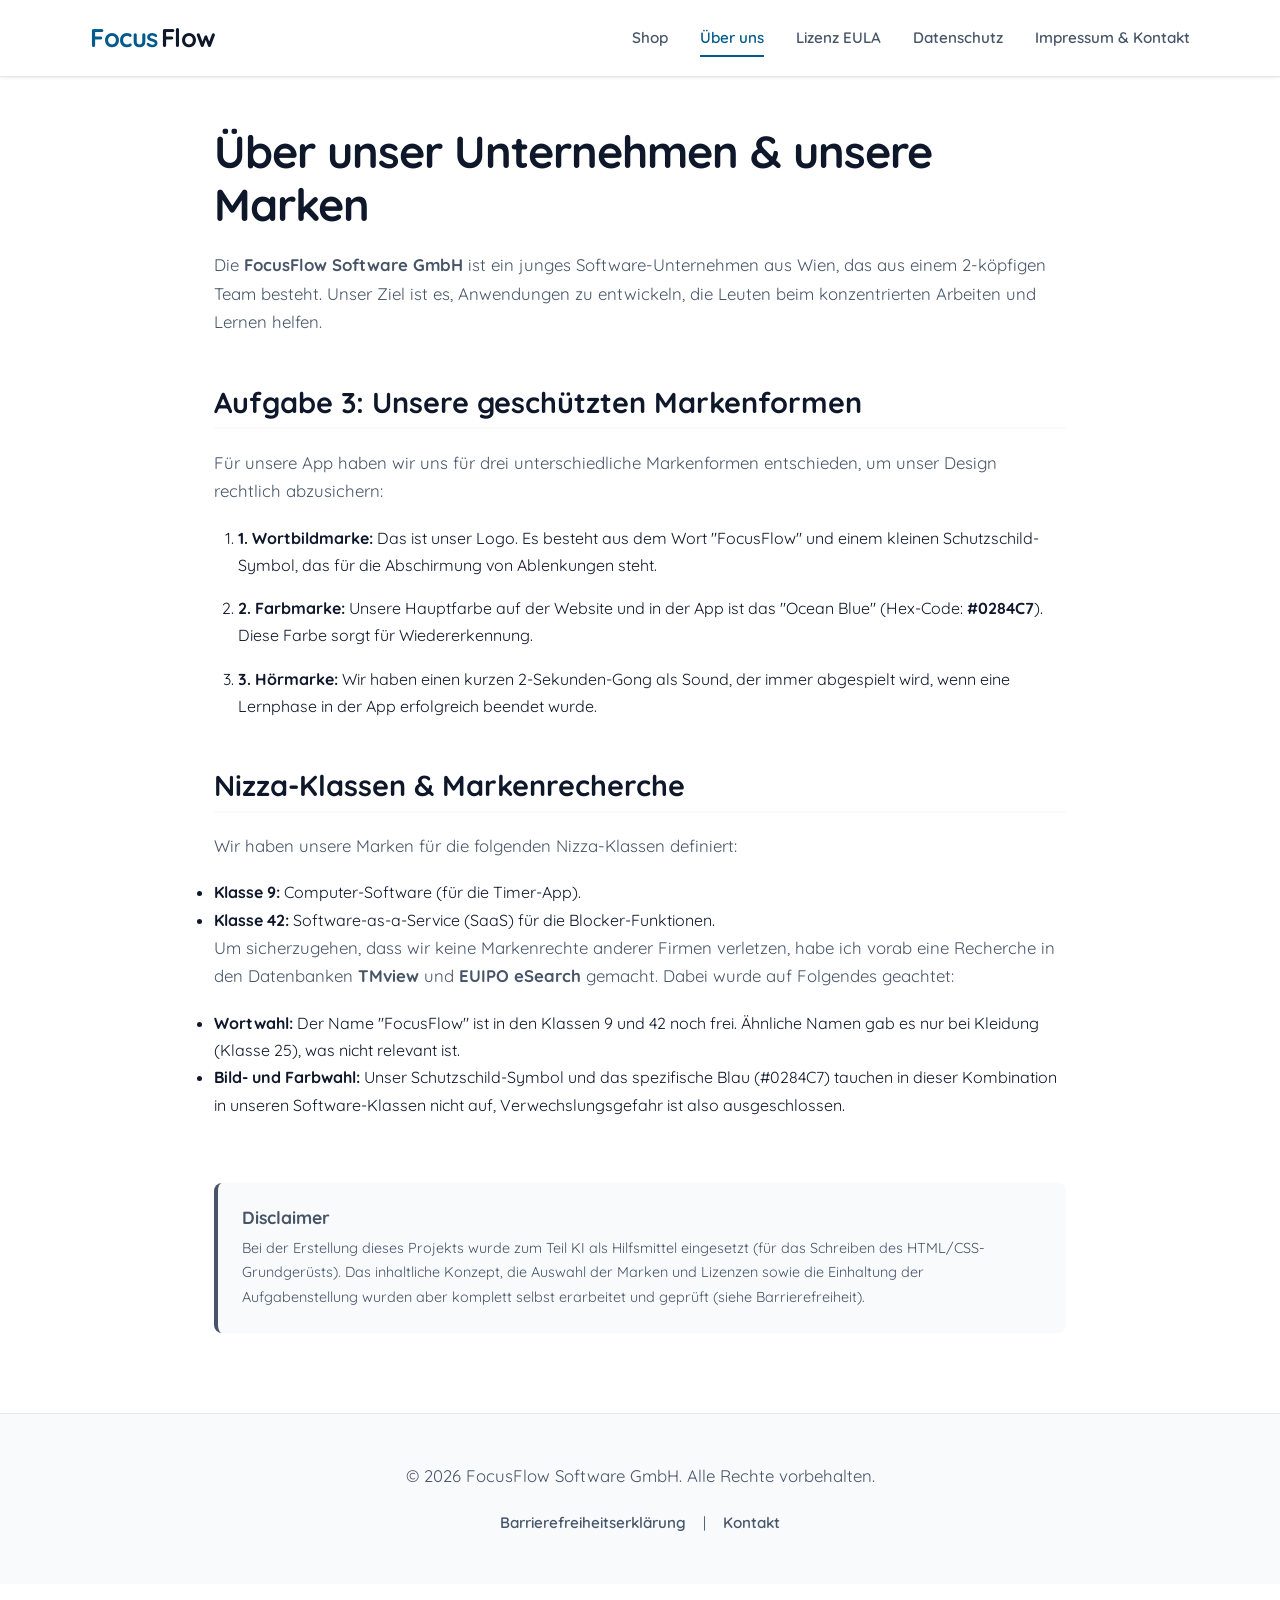
<file: about.html>
<!DOCTYPE html>
<html lang="de">
<head>
    <meta charset="UTF-8">
    <meta name="viewport" content="width=device-width, initial-scale=1.0">
    <title>Über uns & Marken - FocusFlow Webshop</title>
    <link rel="stylesheet" href="style.css">
</head>
<body>
<header role="banner">
    <div class="nav-container">
        <div class="logo">
            <a href="index.html" aria-label="FocusFlow Startseite"><span>Focus</span>Flow</a>
        </div>
        <nav role="navigation" aria-label="Hauptnavigation">
            <ul>
                <li><a href="index.html" >Shop</a></li>
                <li><a href="about.html" class="active">Über uns</a></li>
                <li><a href="lizenz.html" >Lizenz EULA</a></li>
                <li><a href="datenschutz.html" >Datenschutz</a></li>
                <li><a href="impressum.html" >Impressum & Kontakt</a></li>
            </ul>
        </nav>
    </div>
</header>
<main id="main-content" role="main">
    <section>
        <h1>Über unser Unternehmen & unsere Marken</h1>
        <p>Die <strong>FocusFlow Software GmbH</strong> ist ein junges Software-Unternehmen aus Wien, das aus einem 2-köpfigen Team besteht. Unser Ziel ist es, Anwendungen zu entwickeln, die Leuten beim konzentrierten Arbeiten und Lernen helfen.</p>

        <h2>Aufgabe 3: Unsere geschützten Markenformen</h2>
        <p>Für unsere App haben wir uns für drei unterschiedliche Markenformen entschieden, um unser Design rechtlich abzusichern:</p>

        <ol style="margin-left: 1.5rem; margin-bottom: 2rem;">
            <li style="margin-bottom: 1rem;"><strong>1. Wortbildmarke:</strong> Das ist unser Logo. Es besteht aus dem Wort "FocusFlow" und einem kleinen Schutzschild-Symbol, das für die Abschirmung von Ablenkungen steht.</li>
            <li style="margin-bottom: 1rem;"><strong>2. Farbmarke:</strong> Unsere Hauptfarbe auf der Website und in der App ist das "Ocean Blue" (Hex-Code: <strong>#0284C7</strong>). Diese Farbe sorgt für Wiedererkennung.</li>
            <li style="margin-bottom: 1rem;"><strong>3. Hörmarke:</strong> Wir haben einen kurzen 2-Sekunden-Gong als Sound, der immer abgespielt wird, wenn eine Lernphase in der App erfolgreich beendet wurde.</li>
        </ol>

        <h2>Nizza-Klassen & Markenrecherche</h2>
        <p>Wir haben unsere Marken für die folgenden Nizza-Klassen definiert:</p>
        <ul>
            <li><strong>Klasse 9:</strong> Computer-Software (für die Timer-App).</li>
            <li><strong>Klasse 42:</strong> Software-as-a-Service (SaaS) für die Blocker-Funktionen.</li>
        </ul>

        <p>Um sicherzugehen, dass wir keine Markenrechte anderer Firmen verletzen, habe ich vorab eine Recherche in den Datenbanken <strong>TMview</strong> und <strong>EUIPO eSearch</strong> gemacht. Dabei wurde auf Folgendes geachtet:</p>
        <ul>
            <li><strong>Wortwahl:</strong> Der Name "FocusFlow" ist in den Klassen 9 und 42 noch frei. Ähnliche Namen gab es nur bei Kleidung (Klasse 25), was nicht relevant ist.</li>
            <li><strong>Bild- und Farbwahl:</strong> Unser Schutzschild-Symbol und das spezifische Blau (#0284C7) tauchen in dieser Kombination in unseren Software-Klassen nicht auf, Verwechslungsgefahr ist also ausgeschlossen.</li>
        </ul>

        <div style="margin-top: 4rem; padding: 1.5rem; background-color: var(--card-bg); border-left: 4px solid var(--text-muted); border-radius: 8px;">
            <h3 style="font-size: 1.1rem; margin-bottom: 0.5rem; color: var(--text-muted);">Disclaimer</h3>
            <p style="font-size: 0.9rem; color: var(--text-muted); margin-bottom: 0;">
                Bei der Erstellung dieses Projekts wurde zum Teil KI als Hilfsmittel eingesetzt (für das Schreiben des HTML/CSS-Grundgerüsts). Das inhaltliche Konzept, die Auswahl der Marken und Lizenzen sowie die Einhaltung der Aufgabenstellung wurden aber komplett selbst erarbeitet und geprüft (siehe Barrierefreiheit).
            </p>
        </div>
    </section>
</main>
<footer role="contentinfo">
    <p>&copy; 2026 FocusFlow Software GmbH. Alle Rechte vorbehalten.</p>
    <nav aria-label="Fußzeilen-Navigation">
        <a href="barrierefreiheit.html" >Barrierefreiheitserklärung</a> |
        <a href="impressum.html">Kontakt</a>
    </nav>
</footer>
</body>
</html>
</file>
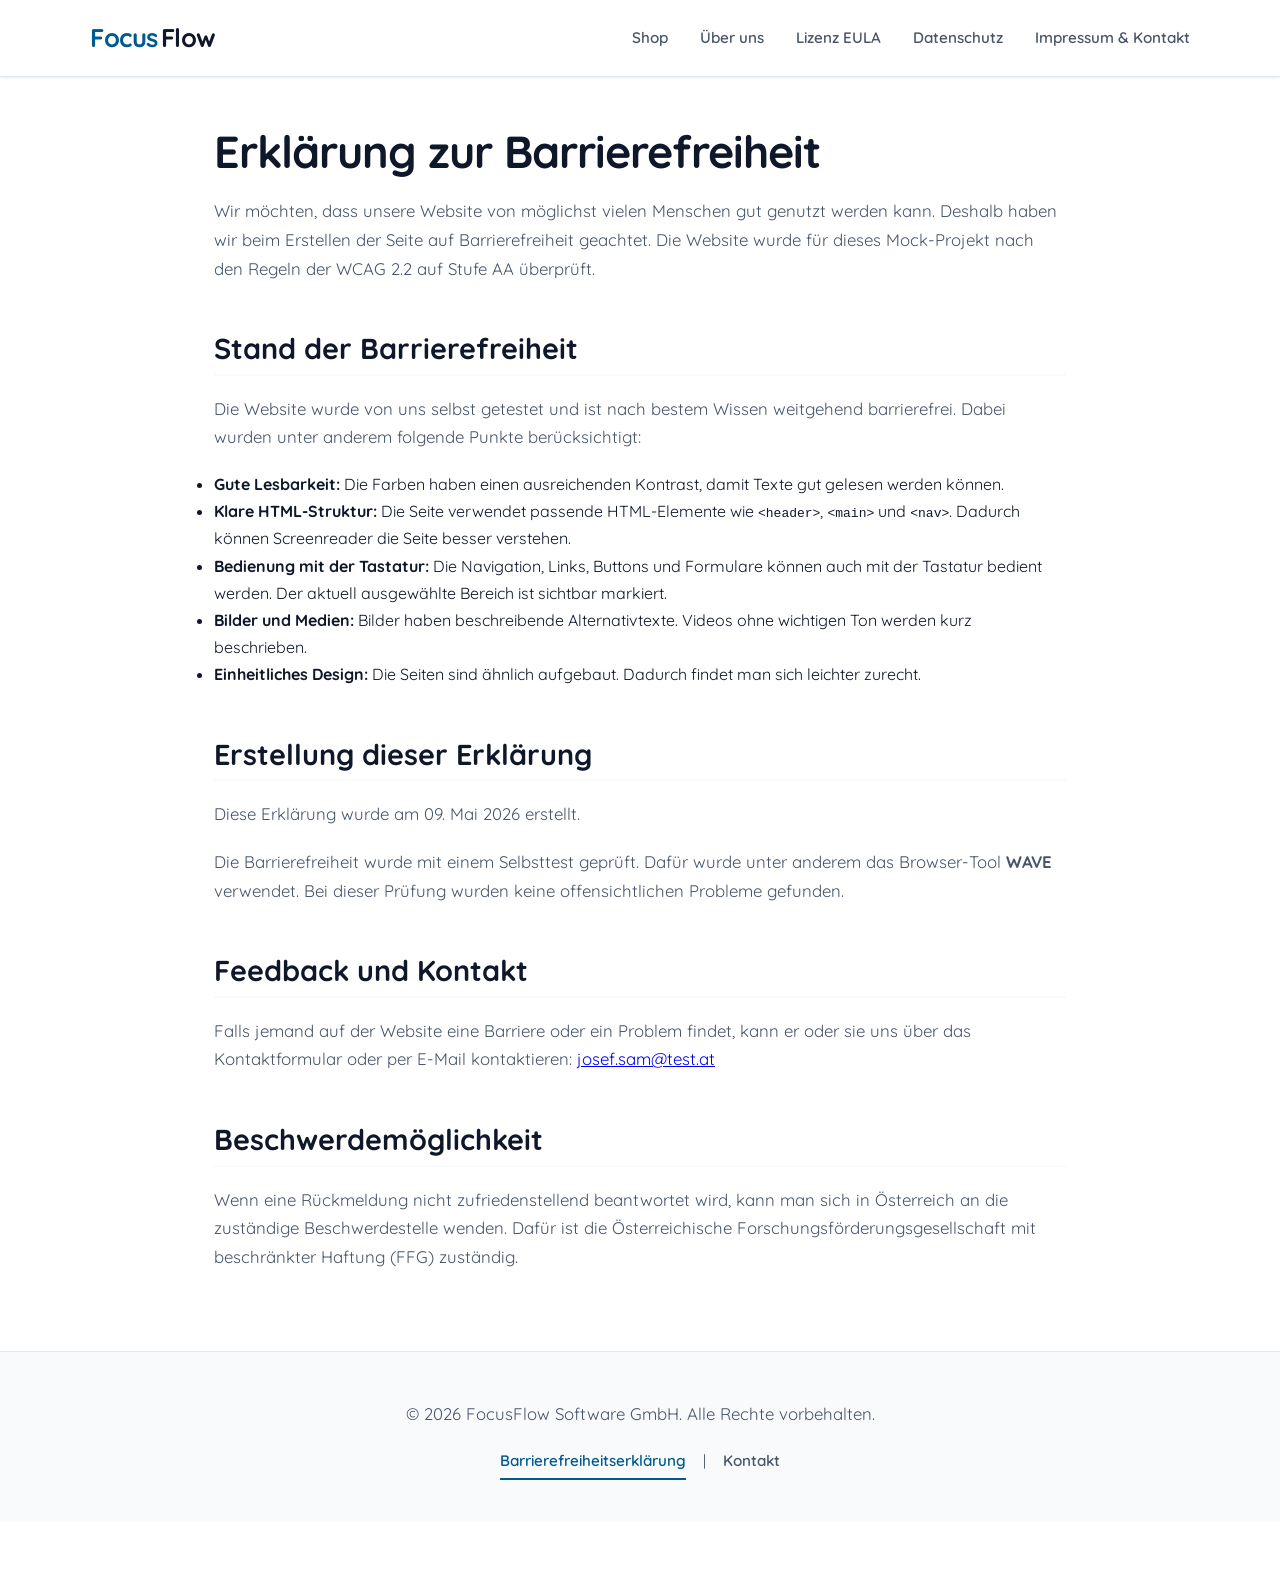
<file: barrierefreiheit.html>
<!DOCTYPE html>
<html lang="de">
<head>
    <meta charset="UTF-8">
    <meta name="viewport" content="width=device-width, initial-scale=1.0">
    <title>Barrierefreiheitserklärung - FocusFlow Webshop</title>
    <link rel="stylesheet" href="style.css">
</head>
<body>
<header role="banner">
    <div class="nav-container">
        <div class="logo">
            <a href="index.html" aria-label="FocusFlow Startseite"><span>Focus</span>Flow</a>
        </div>
        <nav role="navigation" aria-label="Hauptnavigation">
            <ul>
                <li><a href="index.html">Shop</a></li>
                <li><a href="about.html">Über uns</a></li>
                <li><a href="lizenz.html">Lizenz EULA</a></li>
                <li><a href="datenschutz.html">Datenschutz</a></li>
                <li><a href="impressum.html">Impressum & Kontakt</a></li>
            </ul>
        </nav>
    </div>
</header>

<main id="main-content" role="main">
    <section>
        <h1>Erklärung zur Barrierefreiheit</h1>

        <p>
            Wir möchten, dass unsere Website von möglichst vielen Menschen gut genutzt
            werden kann. Deshalb haben wir beim Erstellen der Seite auf Barrierefreiheit
            geachtet. Die Website wurde für dieses Mock-Projekt nach den Regeln der
            WCAG 2.2 auf Stufe AA überprüft.
        </p>

        <h2>Stand der Barrierefreiheit</h2>

        <p>
            Die Website wurde von uns selbst getestet und ist nach bestem Wissen
            weitgehend barrierefrei. Dabei wurden unter anderem folgende Punkte
            berücksichtigt:
        </p>

        <ul>
            <li>
                <strong>Gute Lesbarkeit:</strong>
                Die Farben haben einen ausreichenden Kontrast, damit Texte gut
                gelesen werden können.
            </li>
            <li>
                <strong>Klare HTML-Struktur:</strong>
                Die Seite verwendet passende HTML-Elemente wie
                <code>&lt;header&gt;</code>, <code>&lt;main&gt;</code> und
                <code>&lt;nav&gt;</code>. Dadurch können Screenreader die Seite
                besser verstehen.
            </li>
            <li>
                <strong>Bedienung mit der Tastatur:</strong>
                Die Navigation, Links, Buttons und Formulare können auch mit der
                Tastatur bedient werden. Der aktuell ausgewählte Bereich ist sichtbar
                markiert.
            </li>
            <li>
                <strong>Bilder und Medien:</strong>
                Bilder haben beschreibende Alternativtexte. Videos ohne wichtigen Ton
                werden kurz beschrieben.
            </li>
            <li>
                <strong>Einheitliches Design:</strong>
                Die Seiten sind ähnlich aufgebaut. Dadurch findet man sich leichter
                zurecht.
            </li>
        </ul>

        <h2>Erstellung dieser Erklärung</h2>

        <p>
            Diese Erklärung wurde am 09. Mai 2026 erstellt.
        </p>

        <p>
            Die Barrierefreiheit wurde mit einem Selbsttest geprüft. Dafür wurde unter
            anderem das Browser-Tool <strong>WAVE</strong> verwendet. Bei dieser Prüfung
            wurden keine offensichtlichen Probleme gefunden.
        </p>

        <h2>Feedback und Kontakt</h2>

        <p>
            Falls jemand auf der Website eine Barriere oder ein Problem findet, kann
            er oder sie uns über das Kontaktformular oder per E-Mail kontaktieren:
            <a href="mailto:josef.sam@test.at">josef.sam@test.at</a>
        </p>

        <h2>Beschwerdemöglichkeit</h2>

        <p>
            Wenn eine Rückmeldung nicht zufriedenstellend beantwortet wird, kann man
            sich in Österreich an die zuständige Beschwerdestelle wenden. Dafür ist die
            Österreichische Forschungsförderungsgesellschaft mit beschränkter Haftung
            (FFG) zuständig.
        </p>
    </section>
</main>

<footer role="contentinfo">
    <p>&copy; 2026 FocusFlow Software GmbH. Alle Rechte vorbehalten.</p>

    <nav aria-label="Fußzeilen-Navigation">
        <a href="barrierefreiheit.html" class="active">Barrierefreiheitserklärung</a> |
        <a href="impressum.html">Kontakt</a>
    </nav>
</footer>
</body>
</html>
</file>
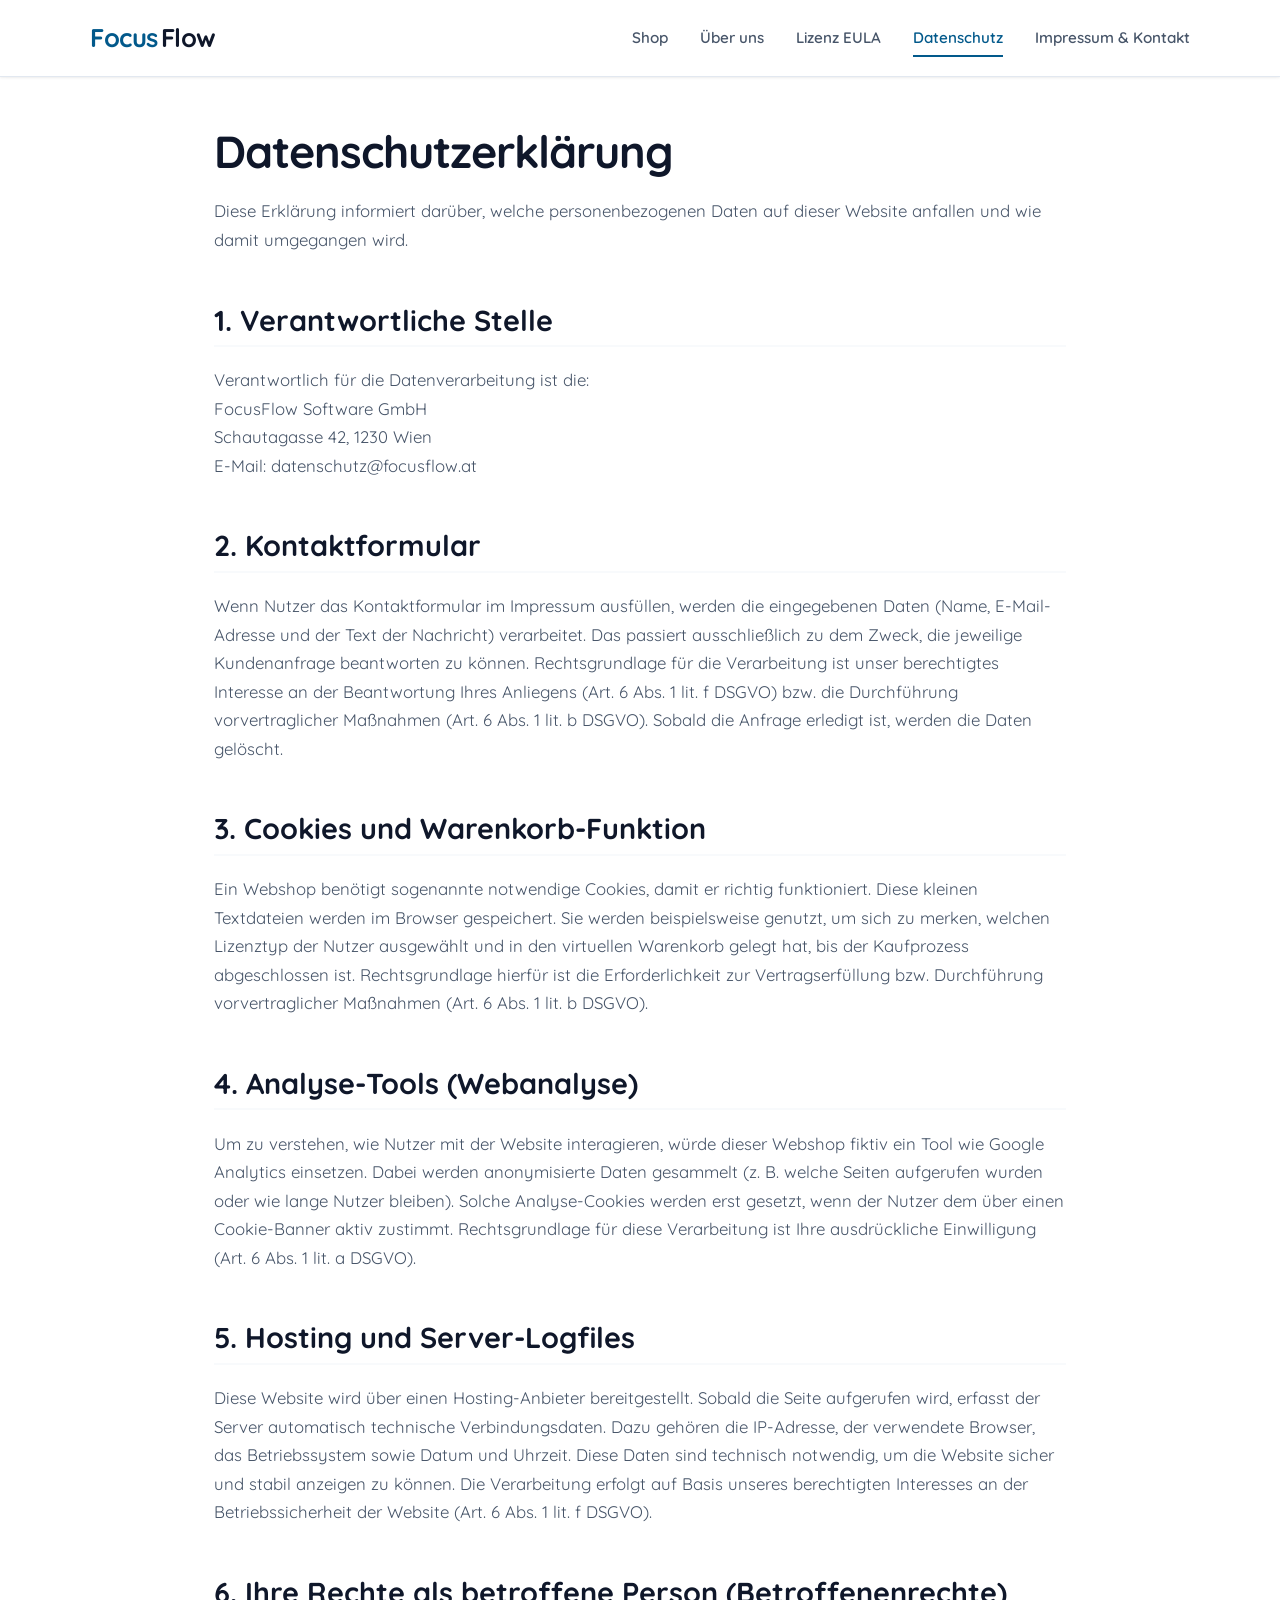
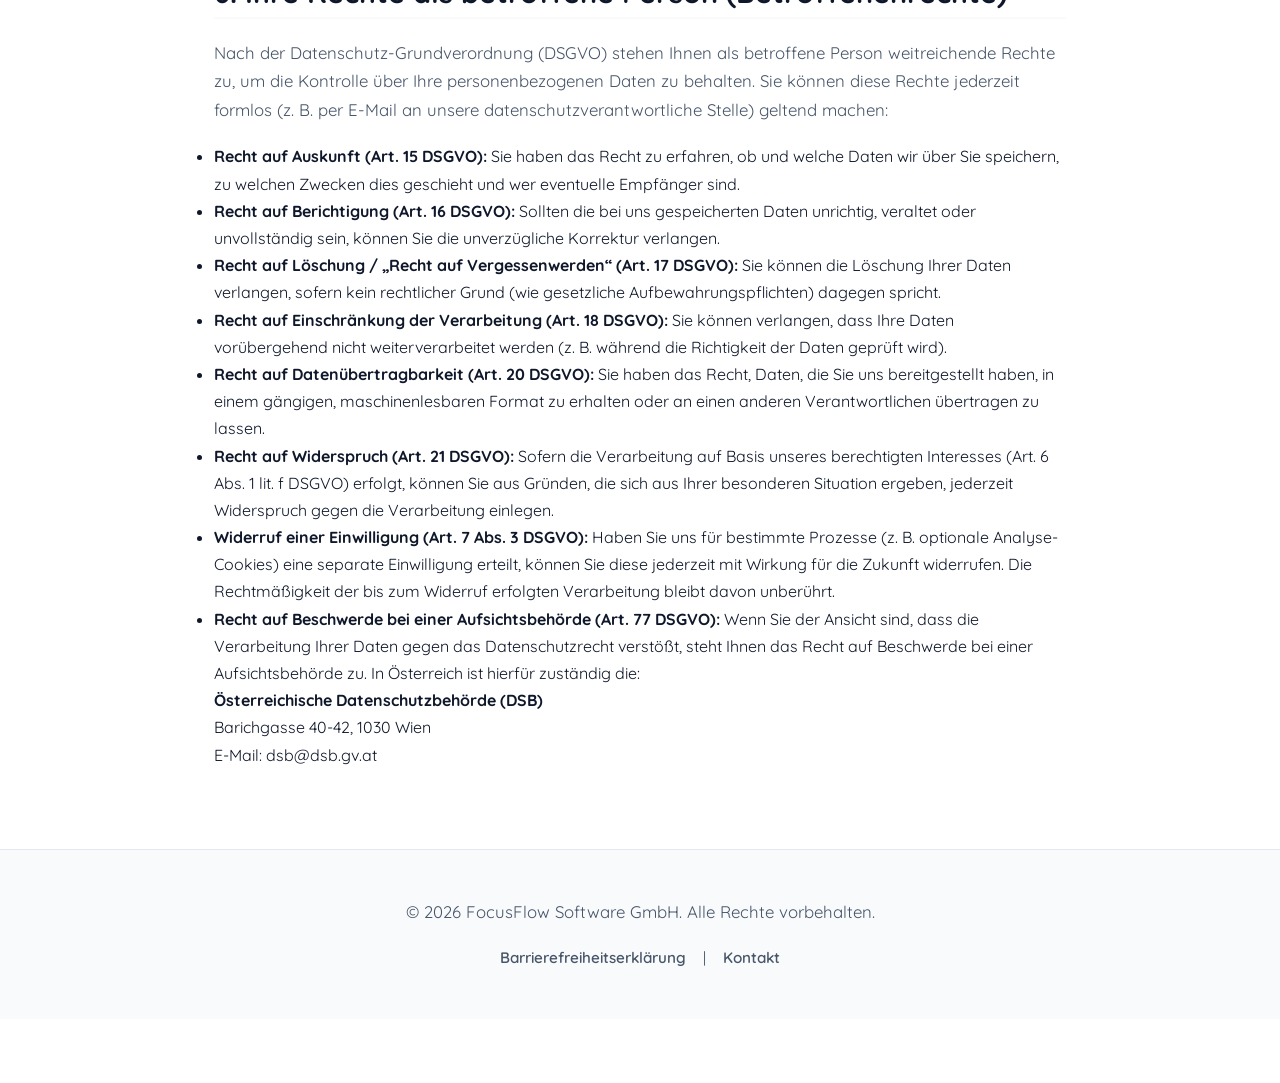
<file: datenschutz.html>
<!DOCTYPE html>
<html lang="de">
<head>
    <meta charset="UTF-8">
    <meta name="viewport" content="width=device-width, initial-scale=1.0">
    <title>Datenschutzerklärung - FocusFlow Webshop</title>
    <link rel="stylesheet" href="style.css">
</head>
<body>
<header role="banner">
    <div class="nav-container">
        <div class="logo">
            <a href="index.html" aria-label="FocusFlow Startseite"><span>Focus</span>Flow</a>
        </div>
        <nav role="navigation" aria-label="Hauptnavigation">
            <ul>
                <li><a href="index.html" >Shop</a></li>
                <li><a href="about.html" >Über uns</a></li>
                <li><a href="lizenz.html" >Lizenz EULA</a></li>
                <li><a href="datenschutz.html" class="active">Datenschutz</a></li>
                <li><a href="impressum.html" >Impressum & Kontakt</a></li>
            </ul>
        </nav>
    </div>
</header>
<main id="main-content" role="main">
    <section>
        <h1>Datenschutzerklärung</h1>
        <p>Diese Erklärung informiert darüber, welche personenbezogenen Daten auf dieser Website anfallen und wie damit umgegangen wird.</p>

        <h2>1. Verantwortliche Stelle</h2>
        <p>Verantwortlich für die Datenverarbeitung ist die:<br>
            FocusFlow Software GmbH<br>
            Schautagasse 42, 1230 Wien<br>
            E-Mail: datenschutz@focusflow.at</p>

        <h2>2. Kontaktformular</h2>
        <p>Wenn Nutzer das Kontaktformular im Impressum ausfüllen, werden die eingegebenen Daten (Name, E-Mail-Adresse und der Text der Nachricht) verarbeitet. Das passiert ausschließlich zu dem Zweck, die jeweilige Kundenanfrage beantworten zu können. Rechtsgrundlage für die Verarbeitung ist unser berechtigtes Interesse an der Beantwortung Ihres Anliegens (Art. 6 Abs. 1 lit. f DSGVO) bzw. die Durchführung vorvertraglicher Maßnahmen (Art. 6 Abs. 1 lit. b DSGVO). Sobald die Anfrage erledigt ist, werden die Daten gelöscht.</p>

        <h2>3. Cookies und Warenkorb-Funktion</h2>
        <p>Ein Webshop benötigt sogenannte notwendige Cookies, damit er richtig funktioniert. Diese kleinen Textdateien werden im Browser gespeichert. Sie werden beispielsweise genutzt, um sich zu merken, welchen Lizenztyp der Nutzer ausgewählt und in den virtuellen Warenkorb gelegt hat, bis der Kaufprozess abgeschlossen ist. Rechtsgrundlage hierfür ist die Erforderlichkeit zur Vertragserfüllung bzw. Durchführung vorvertraglicher Maßnahmen (Art. 6 Abs. 1 lit. b DSGVO).</p>

        <h2>4. Analyse-Tools (Webanalyse)</h2>
        <p>Um zu verstehen, wie Nutzer mit der Website interagieren, würde dieser Webshop fiktiv ein Tool wie Google Analytics einsetzen. Dabei werden anonymisierte Daten gesammelt (z. B. welche Seiten aufgerufen wurden oder wie lange Nutzer bleiben). Solche Analyse-Cookies werden erst gesetzt, wenn der Nutzer dem über einen Cookie-Banner aktiv zustimmt. Rechtsgrundlage für diese Verarbeitung ist Ihre ausdrückliche Einwilligung (Art. 6 Abs. 1 lit. a DSGVO).</p>

        <h2>5. Hosting und Server-Logfiles</h2>
        <p>Diese Website wird über einen Hosting-Anbieter bereitgestellt. Sobald die Seite aufgerufen wird, erfasst der Server automatisch technische Verbindungsdaten. Dazu gehören die IP-Adresse, der verwendete Browser, das Betriebssystem sowie Datum und Uhrzeit. Diese Daten sind technisch notwendig, um die Website sicher und stabil anzeigen zu können. Die Verarbeitung erfolgt auf Basis unseres berechtigten Interesses an der Betriebssicherheit der Website (Art. 6 Abs. 1 lit. f DSGVO).</p>

        <h2>6. Ihre Rechte als betroffene Person (Betroffenenrechte)</h2>
        <p>Nach der Datenschutz-Grundverordnung (DSGVO) stehen Ihnen als betroffene Person weitreichende Rechte zu, um die Kontrolle über Ihre personenbezogenen Daten zu behalten. Sie können diese Rechte jederzeit formlos (z. B. per E-Mail an unsere datenschutzverantwortliche Stelle) geltend machen:</p>
        <ul>
            <li><strong>Recht auf Auskunft (Art. 15 DSGVO):</strong> Sie haben das Recht zu erfahren, ob und welche Daten wir über Sie speichern, zu welchen Zwecken dies geschieht und wer eventuelle Empfänger sind.</li>
            <li><strong>Recht auf Berichtigung (Art. 16 DSGVO):</strong> Sollten die bei uns gespeicherten Daten unrichtig, veraltet oder unvollständig sein, können Sie die unverzügliche Korrektur verlangen.</li>
            <li><strong>Recht auf Löschung / „Recht auf Vergessenwerden“ (Art. 17 DSGVO):</strong> Sie können die Löschung Ihrer Daten verlangen, sofern kein rechtlicher Grund (wie gesetzliche Aufbewahrungspflichten) dagegen spricht.</li>
            <li><strong>Recht auf Einschränkung der Verarbeitung (Art. 18 DSGVO):</strong> Sie können verlangen, dass Ihre Daten vorübergehend nicht weiterverarbeitet werden (z. B. während die Richtigkeit der Daten geprüft wird).</li>
            <li><strong>Recht auf Datenübertragbarkeit (Art. 20 DSGVO):</strong> Sie haben das Recht, Daten, die Sie uns bereitgestellt haben, in einem gängigen, maschinenlesbaren Format zu erhalten oder an einen anderen Verantwortlichen übertragen zu lassen.</li>
            <li><strong>Recht auf Widerspruch (Art. 21 DSGVO):</strong> Sofern die Verarbeitung auf Basis unseres berechtigten Interesses (Art. 6 Abs. 1 lit. f DSGVO) erfolgt, können Sie aus Gründen, die sich aus Ihrer besonderen Situation ergeben, jederzeit Widerspruch gegen die Verarbeitung einlegen.</li>
            <li><strong>Widerruf einer Einwilligung (Art. 7 Abs. 3 DSGVO):</strong> Haben Sie uns für bestimmte Prozesse (z. B. optionale Analyse-Cookies) eine separate Einwilligung erteilt, können Sie diese jederzeit mit Wirkung für die Zukunft widerrufen. Die Rechtmäßigkeit der bis zum Widerruf erfolgten Verarbeitung bleibt davon unberührt.</li>
            <li><strong>Recht auf Beschwerde bei einer Aufsichtsbehörde (Art. 77 DSGVO):</strong> Wenn Sie der Ansicht sind, dass die Verarbeitung Ihrer Daten gegen das Datenschutzrecht verstößt, steht Ihnen das Recht auf Beschwerde bei einer Aufsichtsbehörde zu. In Österreich ist hierfür zuständig die:<br>
            <strong>Österreichische Datenschutzbehörde (DSB)</strong><br>
            Barichgasse 40-42, 1030 Wien<br>
            E-Mail: dsb@dsb.gv.at</li>
        </ul>
    </section>
</main>
<footer role="contentinfo">
    <p>&copy; 2026 FocusFlow Software GmbH. Alle Rechte vorbehalten.</p>
    <nav aria-label="Fußzeilen-Navigation">
        <a href="barrierefreiheit.html" >Barrierefreiheitserklärung</a> |
        <a href="impressum.html">Kontakt</a>
    </nav>
</footer>
</body>
</html>
</file>
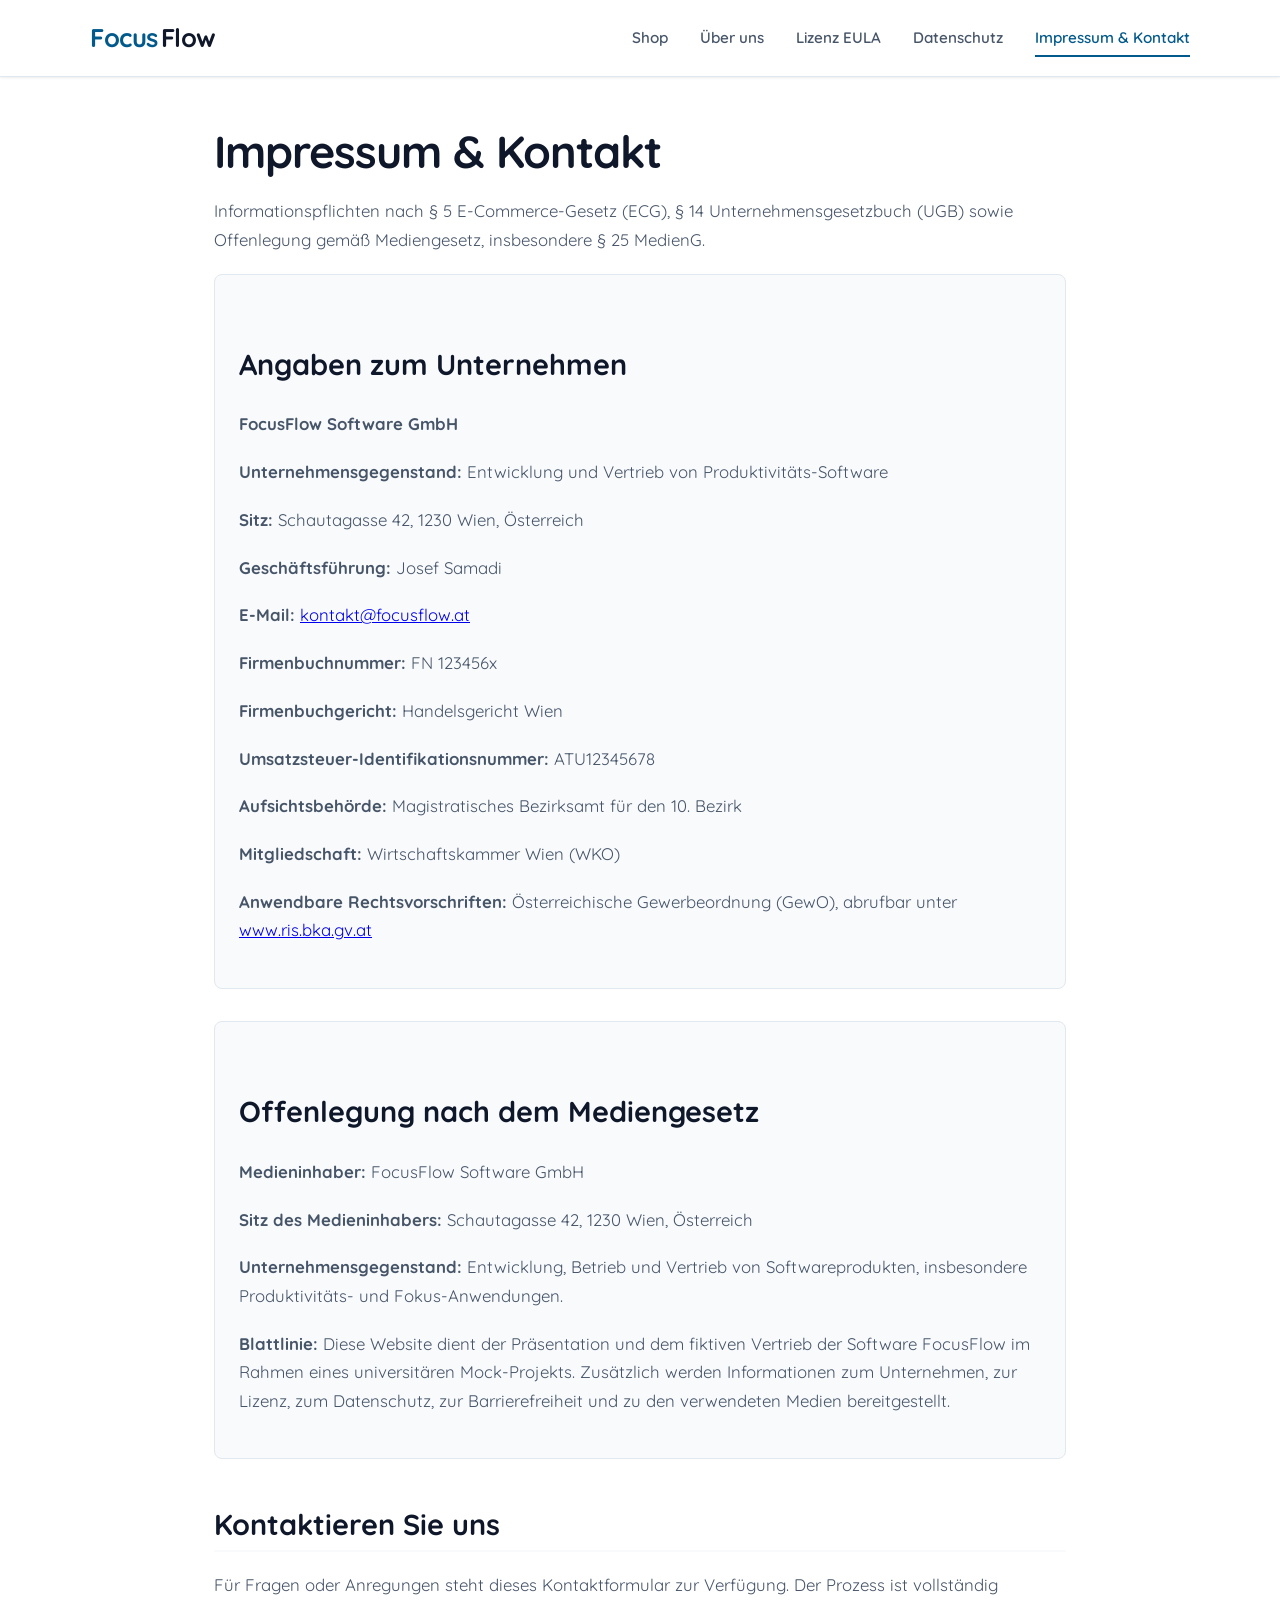
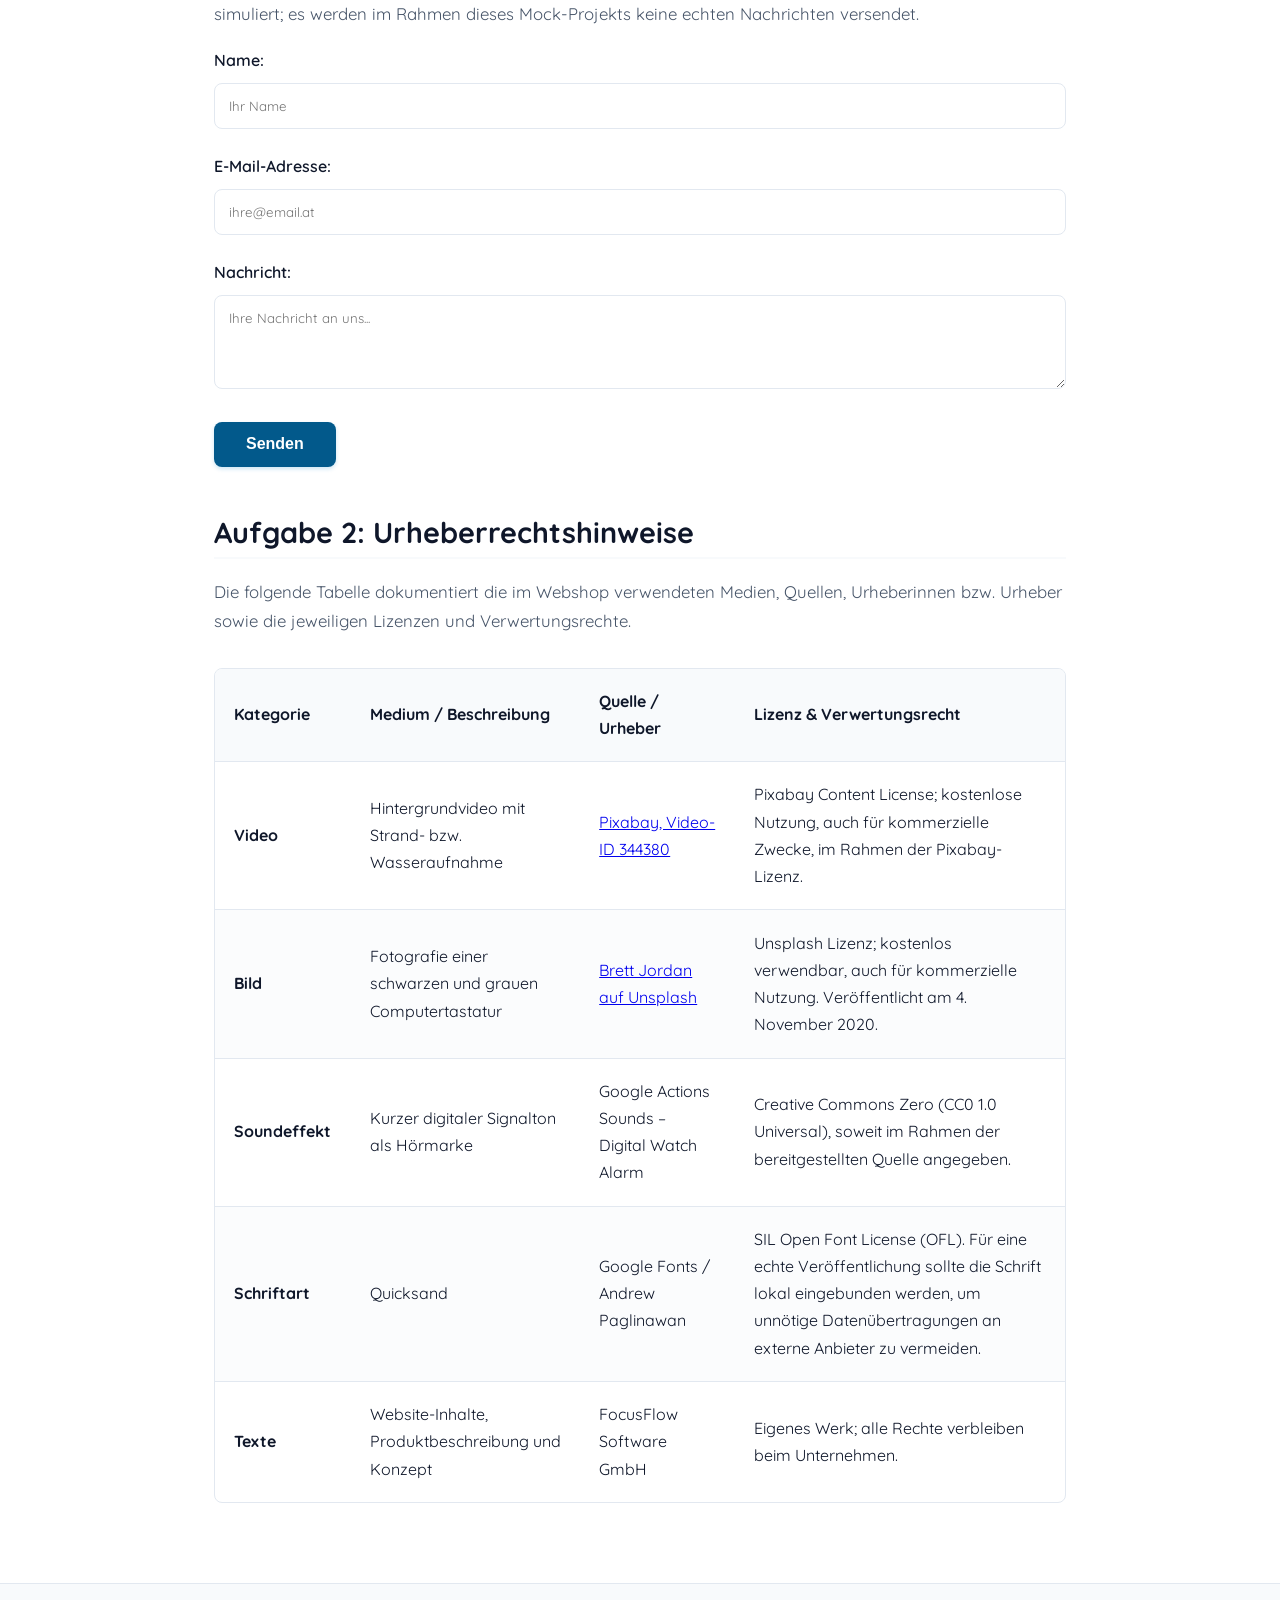
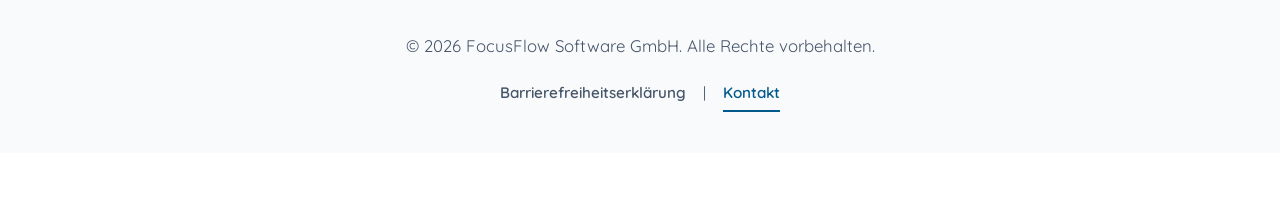
<file: impressum.html>
<!DOCTYPE html>
<html lang="de">
<head>
    <meta charset="UTF-8">
    <meta name="viewport" content="width=device-width, initial-scale=1.0">
    <title>Impressum & Kontakt - FocusFlow Webshop</title>
    <link rel="stylesheet" href="style.css">
</head>
<body>
<header role="banner">
    <div class="nav-container">
        <div class="logo">
            <a href="index.html" aria-label="FocusFlow Startseite"><span>Focus</span>Flow</a>
        </div>
        <nav role="navigation" aria-label="Hauptnavigation">
            <ul>
                <li><a href="index.html">Shop</a></li>
                <li><a href="about.html">Über uns</a></li>
                <li><a href="lizenz.html">Lizenz EULA</a></li>
                <li><a href="datenschutz.html">Datenschutz</a></li>
                <li><a href="impressum.html" class="active">Impressum & Kontakt</a></li>
            </ul>
        </nav>
    </div>
</header>

<main id="main-content" role="main">
    <section>
        <h1>Impressum & Kontakt</h1>

        <p>
            Informationspflichten nach § 5 E-Commerce-Gesetz (ECG),
            § 14 Unternehmensgesetzbuch (UGB) sowie Offenlegung gemäß
            Mediengesetz, insbesondere § 25 MedienG.
        </p>

        <div style="background-color: var(--card-bg); padding: 1.5rem; border-radius: 8px; margin-bottom: 2rem; border: 1px solid var(--border-color);">
            <h2>Angaben zum Unternehmen</h2>

            <p><strong>FocusFlow Software GmbH</strong></p>

            <p>
                <strong>Unternehmensgegenstand:</strong>
                Entwicklung und Vertrieb von Produktivitäts-Software
            </p>

            <p>
                <strong>Sitz:</strong>
                Schautagasse 42, 1230 Wien, Österreich
            </p>

            <p>
                <strong>Geschäftsführung:</strong>
                Josef Samadi
            </p>

            <p>
                <strong>E-Mail:</strong>
                <a href="mailto:kontakt@focusflow.at">kontakt@focusflow.at</a>
            </p>

            <p>
                <strong>Firmenbuchnummer:</strong>
                FN 123456x
            </p>

            <p>
                <strong>Firmenbuchgericht:</strong>
                Handelsgericht Wien
            </p>

            <p>
                <strong>Umsatzsteuer-Identifikationsnummer:</strong>
                ATU12345678
            </p>

            <p>
                <strong>Aufsichtsbehörde:</strong>
                Magistratisches Bezirksamt für den 10. Bezirk
            </p>

            <p>
                <strong>Mitgliedschaft:</strong>
                Wirtschaftskammer Wien (WKO)
            </p>

            <p>
                <strong>Anwendbare Rechtsvorschriften:</strong>
                Österreichische Gewerbeordnung (GewO), abrufbar unter
                <a href="https://www.ris.bka.gv.at" target="_blank" rel="noopener">www.ris.bka.gv.at</a>
            </p>

        </div>

        <div style="background-color: var(--card-bg); padding: 1.5rem; border-radius: 8px; margin-bottom: 2rem; border: 1px solid var(--border-color);">
            <h2>Offenlegung nach dem Mediengesetz</h2>

            <p>
                <strong>Medieninhaber:</strong>
                FocusFlow Software GmbH
            </p>

            <p>
                <strong>Sitz des Medieninhabers:</strong>
                Schautagasse 42, 1230 Wien, Österreich
            </p>

            <p>
                <strong>Unternehmensgegenstand:</strong>
                Entwicklung, Betrieb und Vertrieb von Softwareprodukten,
                insbesondere Produktivitäts- und Fokus-Anwendungen.
            </p>

            <p>
                <strong>Blattlinie:</strong>
                Diese Website dient der Präsentation und dem fiktiven Vertrieb
                der Software FocusFlow im Rahmen eines universitären Mock-Projekts.
                Zusätzlich werden Informationen zum Unternehmen, zur Lizenz,
                zum Datenschutz, zur Barrierefreiheit und zu den verwendeten Medien
                bereitgestellt.
            </p>
        </div>

        <h2>Kontaktieren Sie uns</h2>

        <p>
            Für Fragen oder Anregungen steht dieses Kontaktformular zur Verfügung.
            Der Prozess ist vollständig simuliert; es werden im Rahmen dieses
            Mock-Projekts keine echten Nachrichten versendet.
        </p>

        <form action="#" method="POST" onsubmit="alert('Mock: Nachricht simuliert versendet!'); return false;">
            <div class="form-group">
                <label for="name">Name:</label>
                <input
                        type="text"
                        id="name"
                        name="name"
                        required
                        autocomplete="name"
                        placeholder="Ihr Name">
            </div>

            <div class="form-group">
                <label for="email">E-Mail-Adresse:</label>
                <input
                        type="email"
                        id="email"
                        name="email"
                        required
                        autocomplete="email"
                        placeholder="ihre@email.at">
            </div>

            <div class="form-group">
                <label for="message">Nachricht:</label>
                <textarea
                        id="message"
                        name="message"
                        rows="4"
                        required
                        placeholder="Ihre Nachricht an uns..."></textarea>
            </div>

            <button type="submit" class="btn">Senden</button>
        </form>

        <h2 style="margin-top: 3rem;">Aufgabe 2: Urheberrechtshinweise</h2>

        <p>
            Die folgende Tabelle dokumentiert die im Webshop verwendeten Medien,
            Quellen, Urheberinnen bzw. Urheber sowie die jeweiligen Lizenzen und
            Verwertungsrechte.
        </p>

        <table>
            <thead>
            <tr>
                <th>Kategorie</th>
                <th>Medium / Beschreibung</th>
                <th>Quelle / Urheber</th>
                <th>Lizenz & Verwertungsrecht</th>
            </tr>
            </thead>
            <tbody>
            <tr>
                <td><strong>Video</strong></td>
                <td>Hintergrundvideo mit Strand- bzw. Wasseraufnahme</td>
                <td>
                    <a href="https://pixabay.com/videos/aerial-view-beach-blue-water-carbon-344380/"
                       target="_blank"
                       rel="noopener">
                        Pixabay, Video-ID 344380
                    </a>
                </td>
                <td>
                    Pixabay Content License; kostenlose Nutzung, auch für
                    kommerzielle Zwecke, im Rahmen der Pixabay-Lizenz.
                </td>
            </tr>

            <tr>
                <td><strong>Bild</strong></td>
                <td>Fotografie einer schwarzen und grauen Computertastatur</td>
                <td>
                    <a href="https://unsplash.com/de/fotos/schwarze-und-graue-computertastatur-0rXUP7Tg7nQ"
                       target="_blank"
                       rel="noopener">
                        Brett Jordan auf Unsplash
                    </a>
                </td>
                <td>
                    Unsplash Lizenz; kostenlos verwendbar, auch für kommerzielle
                    Nutzung. Veröffentlicht am 4. November 2020.
                </td>
            </tr>

            <tr>
                <td><strong>Soundeffekt</strong></td>
                <td>Kurzer digitaler Signalton als Hörmarke</td>
                <td>
                    Google Actions Sounds – Digital Watch Alarm
                </td>
                <td>
                    Creative Commons Zero (CC0 1.0 Universal), soweit im Rahmen
                    der bereitgestellten Quelle angegeben.
                </td>
            </tr>

            <tr>
                <td><strong>Schriftart</strong></td>
                <td>Quicksand</td>
                <td>
                    Google Fonts / Andrew Paglinawan
                </td>
                <td>
                    SIL Open Font License (OFL). Für eine echte Veröffentlichung
                    sollte die Schrift lokal eingebunden werden, um unnötige
                    Datenübertragungen an externe Anbieter zu vermeiden.
                </td>
            </tr>

            <tr>
                <td><strong>Texte</strong></td>
                <td>Website-Inhalte, Produktbeschreibung und Konzept</td>
                <td>
                    FocusFlow Software GmbH
                </td>
                <td>
                    Eigenes Werk; alle Rechte verbleiben beim Unternehmen.
                </td>
            </tr>
            </tbody>
        </table>
    </section>
</main>

<footer role="contentinfo">
    <p>
        &copy; 2026 FocusFlow Software GmbH. Alle Rechte vorbehalten.
    </p>

    <nav aria-label="Fußzeilen-Navigation">
        <a href="barrierefreiheit.html">Barrierefreiheitserklärung</a> |
        <a href="impressum.html" class="active">Kontakt</a>
    </nav>
</footer>
</body>
</html>
</file>
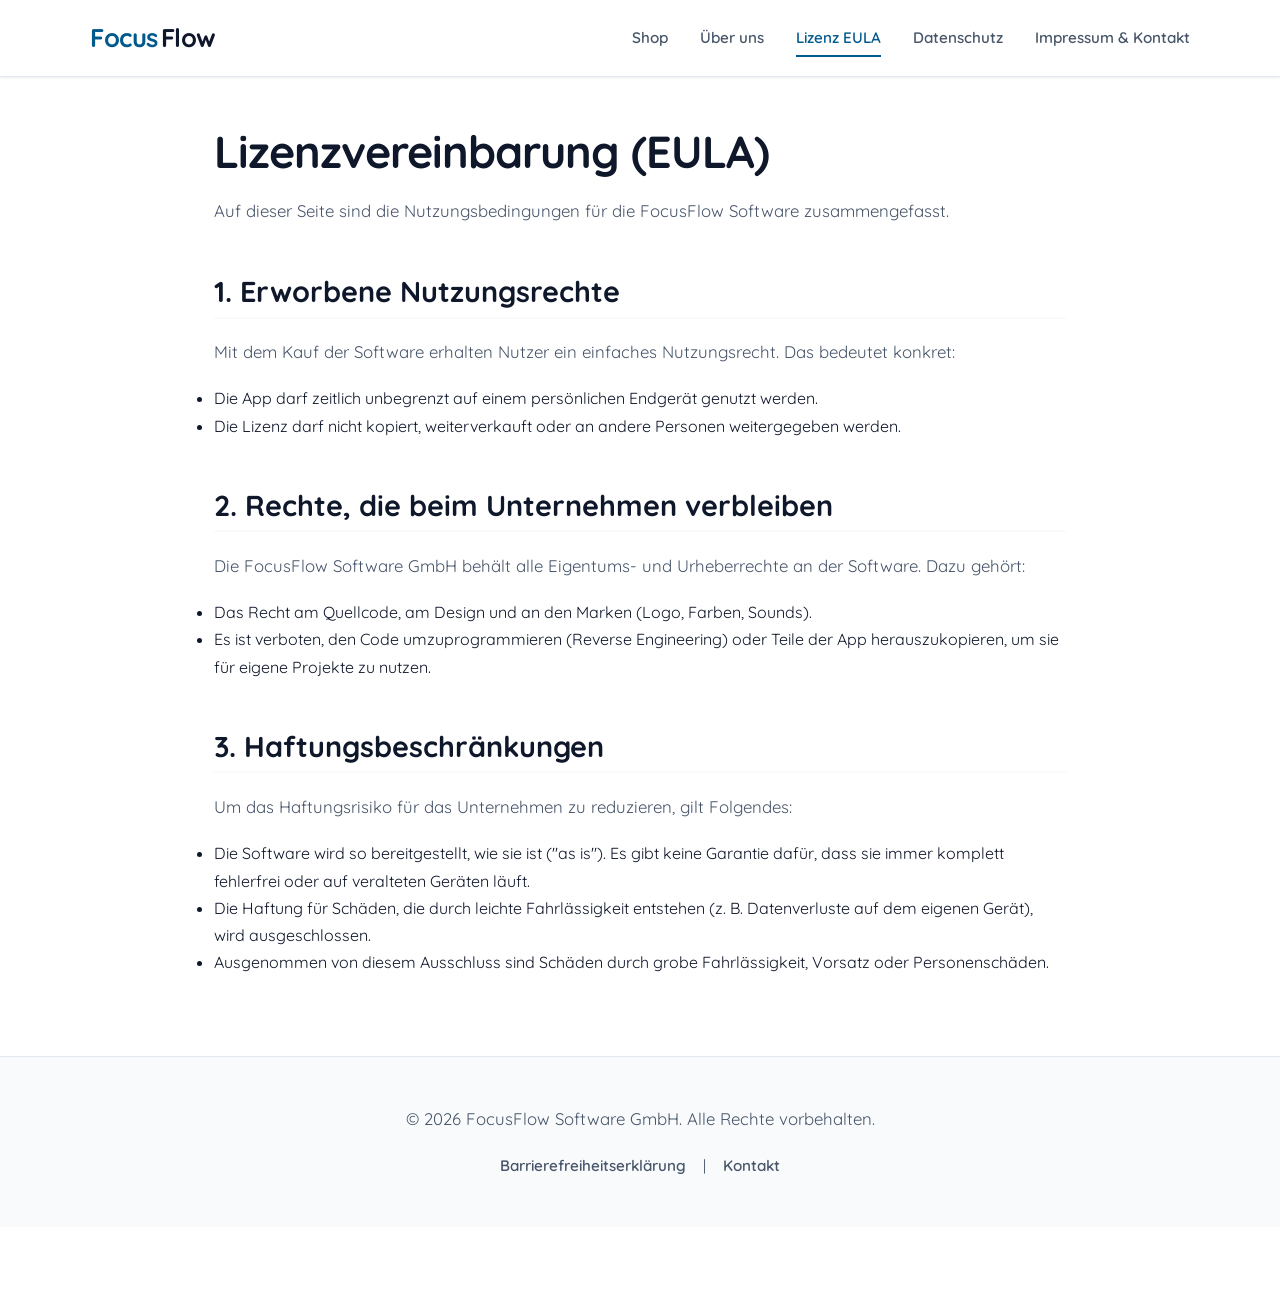
<file: lizenz.html>
<!DOCTYPE html>
<html lang="de">
<head>
    <meta charset="UTF-8">
    <meta name="viewport" content="width=device-width, initial-scale=1.0">
    <title>Lizenzbedingungen (EULA) - FocusFlow Webshop</title>
    <link rel="stylesheet" href="style.css">
</head>
<body>
<header role="banner">
    <div class="nav-container">
        <div class="logo">
            <a href="index.html" aria-label="FocusFlow Startseite"><span>Focus</span>Flow</a>
        </div>
        <nav role="navigation" aria-label="Hauptnavigation">
            <ul>
                <li><a href="index.html" >Shop</a></li>
                <li><a href="about.html" >Über uns</a></li>
                <li><a href="lizenz.html" class="active">Lizenz EULA</a></li>
                <li><a href="datenschutz.html" >Datenschutz</a></li>
                <li><a href="impressum.html" >Impressum & Kontakt</a></li>
            </ul>
        </nav>
    </div>
</header>
<main id="main-content" role="main">
    <section>
        <h1>Lizenzvereinbarung (EULA)</h1>
        <p>Auf dieser Seite sind die Nutzungsbedingungen für die FocusFlow Software zusammengefasst.</p>

        <h2>1. Erworbene Nutzungsrechte</h2>
        <p>Mit dem Kauf der Software erhalten Nutzer ein einfaches Nutzungsrecht. Das bedeutet konkret:</p>
        <ul>
            <li>Die App darf zeitlich unbegrenzt auf einem persönlichen Endgerät genutzt werden.</li>
            <li>Die Lizenz darf nicht kopiert, weiterverkauft oder an andere Personen weitergegeben werden.</li>
        </ul>

        <h2>2. Rechte, die beim Unternehmen verbleiben</h2>
        <p>Die FocusFlow Software GmbH behält alle Eigentums- und Urheberrechte an der Software. Dazu gehört:</p>
        <ul>
            <li>Das Recht am Quellcode, am Design und an den Marken (Logo, Farben, Sounds).</li>
            <li>Es ist verboten, den Code umzuprogrammieren (Reverse Engineering) oder Teile der App herauszukopieren, um sie für eigene Projekte zu nutzen.</li>
        </ul>

        <h2>3. Haftungsbeschränkungen</h2>
        <p>Um das Haftungsrisiko für das Unternehmen zu reduzieren, gilt Folgendes:</p>
        <ul>
            <li>Die Software wird so bereitgestellt, wie sie ist ("as is"). Es gibt keine Garantie dafür, dass sie immer komplett fehlerfrei oder auf veralteten Geräten läuft.</li>
            <li>Die Haftung für Schäden, die durch leichte Fahrlässigkeit entstehen (z. B. Datenverluste auf dem eigenen Gerät), wird ausgeschlossen.</li>
            <li>Ausgenommen von diesem Ausschluss sind Schäden durch grobe Fahrlässigkeit, Vorsatz oder Personenschäden.</li>
        </ul>
    </section>
</main>
<footer role="contentinfo">
    <p>&copy; 2026 FocusFlow Software GmbH. Alle Rechte vorbehalten.</p>
    <nav aria-label="Fußzeilen-Navigation">
        <a href="barrierefreiheit.html" >Barrierefreiheitserklärung</a> |
        <a href="impressum.html">Kontakt</a>
    </nav>
</footer>
</body>
</html>
</file>
<file: style.css>
/* FocusFlow Webshop Stylesheet - WCAG 2.2 AA Compliant Palette (Light Mode - Polished) */
@import url('https://fonts.googleapis.com/css2?family=Quicksand:wght@400;500;600;700&display=swap');

:root {
    --bg-color: #ffffff;
    --card-bg: #f8fafc;
    --text-color: #0f172a;
    --text-muted: #475569;
    --primary: #02598b;    
    --primary-hover: #013f63;
    --border-color: #e2e8f0;
    --focus-ring: #0ea5e9;
    --shadow-sm: 0 1px 3px rgba(0,0,0,0.05), 0 1px 2px rgba(0,0,0,0.03);
    --shadow-md: 0 4px 6px -1px rgba(0,0,0,0.05), 0 2px 4px -1px rgba(0,0,0,0.03);
}

* {
    box-sizing: border-box;
    margin: 0;
    padding: 0;
}

body {
    font-family: 'Quicksand', system-ui, -apple-system, sans-serif;
    background-color: var(--bg-color);
    color: var(--text-color);
    line-height: 1.7;
    padding-bottom: 4rem;
    -webkit-font-smoothing: antialiased;
}

input:focus, select:focus, textarea:focus, button:focus, a:focus {
    outline: 3px solid var(--focus-ring);
    outline-offset: 3px;
    border-radius: 4px;
}

header {
    background-color: rgba(255, 255, 255, 0.95);
    backdrop-filter: blur(8px);
    border-bottom: 1px solid var(--border-color);
    padding: 1rem 2rem;
    position: sticky;
    top: 0;
    z-index: 100;
    box-shadow: var(--shadow-sm);
}

.nav-container {
    max-width: 1100px;
    margin: 0 auto;
    display: flex;
    justify-content: space-between;
    align-items: center;
}

.logo a {
    font-size: 1.6rem;
    font-weight: 700;
    color: var(--text-color);
    text-decoration: none;
    display: flex;
    align-items: center;
    gap: 0.2rem;
    letter-spacing: -0.5px;
}

.logo span { color: var(--primary); }

nav ul {
    display: flex;
    list-style: none;
    gap: 2rem;
}

nav a {
    color: var(--text-muted);
    text-decoration: none;
    font-weight: 600;
    font-size: 0.95rem;
    padding: 0.5rem 0;
    transition: color 0.3s ease, border-color 0.3s ease;
    border-bottom: 2px solid transparent;
}

nav a:hover, nav a.active {
    color: var(--primary);
    border-bottom: 2px solid var(--primary);
}

main {
    max-width: 900px;
    margin: 3rem auto;
    padding: 0 1.5rem;
}

h1, h2, h3 {
    margin-bottom: 1.2rem;
    font-weight: 700;
    color: var(--text-color);
    line-height: 1.2;
}

h1 { font-size: 2.8rem; letter-spacing: -1px; }
h2 {
    font-size: 1.8rem;
    margin-top: 3rem;
    padding-bottom: 0.5rem;
    border-bottom: 2px solid var(--card-bg);
}
p { margin-bottom: 1.2rem; color: var(--text-muted); font-size: 1.05rem; }

.hero {
    text-align: center;
    padding: 4rem 2rem;
    background: linear-gradient(145deg, var(--card-bg) 0%, #ffffff 100%);
    border-radius: 16px;
    margin-bottom: 4rem;
    border: 1px solid var(--border-color);
    box-shadow: var(--shadow-sm);
}

.media-container {
    margin: 2.5rem auto 1rem;
    max-width: 800px;
    border-radius: 12px;
    overflow: hidden;
    border: 4px solid #ffffff;
    box-shadow: var(--shadow-md);
    background-color: var(--card-bg);
}
video, img { width: 100%; display: block; border-radius: 8px; }

.interactive-box {
    background-color: #f0f9ff;
    padding: 2rem;
    border-radius: 12px;
    border: 1px dashed var(--primary);
    margin: 2rem 0;
    text-align: center;
}
.interactive-box h3 { color: var(--primary); margin-bottom: 0.5rem; }

button.btn, .btn {
    background-color: var(--primary);
    color: #ffffff;
    border: none;
    padding: 0.85rem 2rem;
    font-size: 1rem;
    font-weight: 700;
    border-radius: 8px;
    cursor: pointer;
    transition: all 0.2s ease;
    display: inline-block;
    text-decoration: none;
    box-shadow: 0 2px 4px rgba(2, 132, 199, 0.2);
}
button.btn:hover, .btn:hover {
    background-color: var(--primary-hover);
    transform: translateY(-2px);
    box-shadow: 0 4px 6px rgba(2, 132, 199, 0.3);
}

.shop-grid {
    display: grid;
    grid-template-columns: repeat(auto-fit, minmax(320px, 1fr));
    gap: 2.5rem;
    margin-top: 2.5rem;
}

.card {
    background-color: #ffffff;
    border: 1px solid var(--border-color);
    border-radius: 16px;
    padding: 2.5rem;
    display: flex;
    flex-direction: column;
    justify-content: space-between;
    transition: transform 0.3s ease, box-shadow 0.3s ease;
    box-shadow: var(--shadow-sm);
}

.card:hover {
    transform: translateY(-5px);
    box-shadow: var(--shadow-md);
}

.card.featured {
    border-color: var(--primary);
    border-width: 2px;
    position: relative;
}

.card.featured::before {
    content: "Bestseller";
    position: absolute;
    top: -14px;
    right: 24px;
    background-color: var(--primary);
    color: white;
    padding: 0.3rem 1rem;
    font-size: 0.85rem;
    font-weight: 700;
    border-radius: 20px;
    text-transform: uppercase;
    letter-spacing: 0.5px;
}

.price {
    font-size: 2.5rem;
    font-weight: 700;
    color: var(--text-color);
    margin: 1.5rem 0;
    display: flex;
    align-items: baseline;
    gap: 0.5rem;
}

.features-list { list-style: none; margin: 2rem 0; padding-top: 1.5rem; border-top: 1px solid var(--border-color); }
.features-list li { margin-bottom: 0.8rem; color: var(--text-color); font-weight: 500; display: flex; align-items: center; gap: 0.5rem; }

.form-group { margin-bottom: 1.5rem; }
label { display: block; margin-bottom: 0.5rem; font-weight: 600; color: var(--text-color); }
input, textarea, select {
    width: 100%;
    padding: 0.9rem;
    background-color: #ffffff;
    border: 1px solid var(--border-color);
    color: var(--text-color);
    border-radius: 8px;
    font-family: inherit;
    transition: border-color 0.2s ease, box-shadow 0.2s ease;
}
input:focus, textarea:focus {
    border-color: var(--primary);
    box-shadow: 0 0 0 3px rgba(2, 132, 199, 0.1);
}

table { width: 100%; border-collapse: separate; border-spacing: 0; margin: 2rem 0; border: 1px solid var(--border-color); border-radius: 8px; overflow: hidden; }
th, td { padding: 1.2rem; text-align: left; border-bottom: 1px solid var(--border-color); }
th { background-color: var(--card-bg); color: var(--text-color); font-weight: 700; }
tr:last-child td { border-bottom: none; }
tr:nth-child(even) { background-color: #fbfcfd; }

footer {
    background-color: var(--card-bg);
    border-top: 1px solid var(--border-color);
    padding: 3rem 2rem;
    text-align: center;
    font-size: 0.95rem;
    color: var(--text-muted);
    margin-top: 5rem;
}
footer nav { margin-top: 1rem; }
footer nav a {
    color: var(--text-muted);
    margin: 0 0.8rem;
    text-decoration: none;
    font-weight: 600;
}
footer nav a:hover { color: var(--primary); text-decoration: underline; }
</file>
